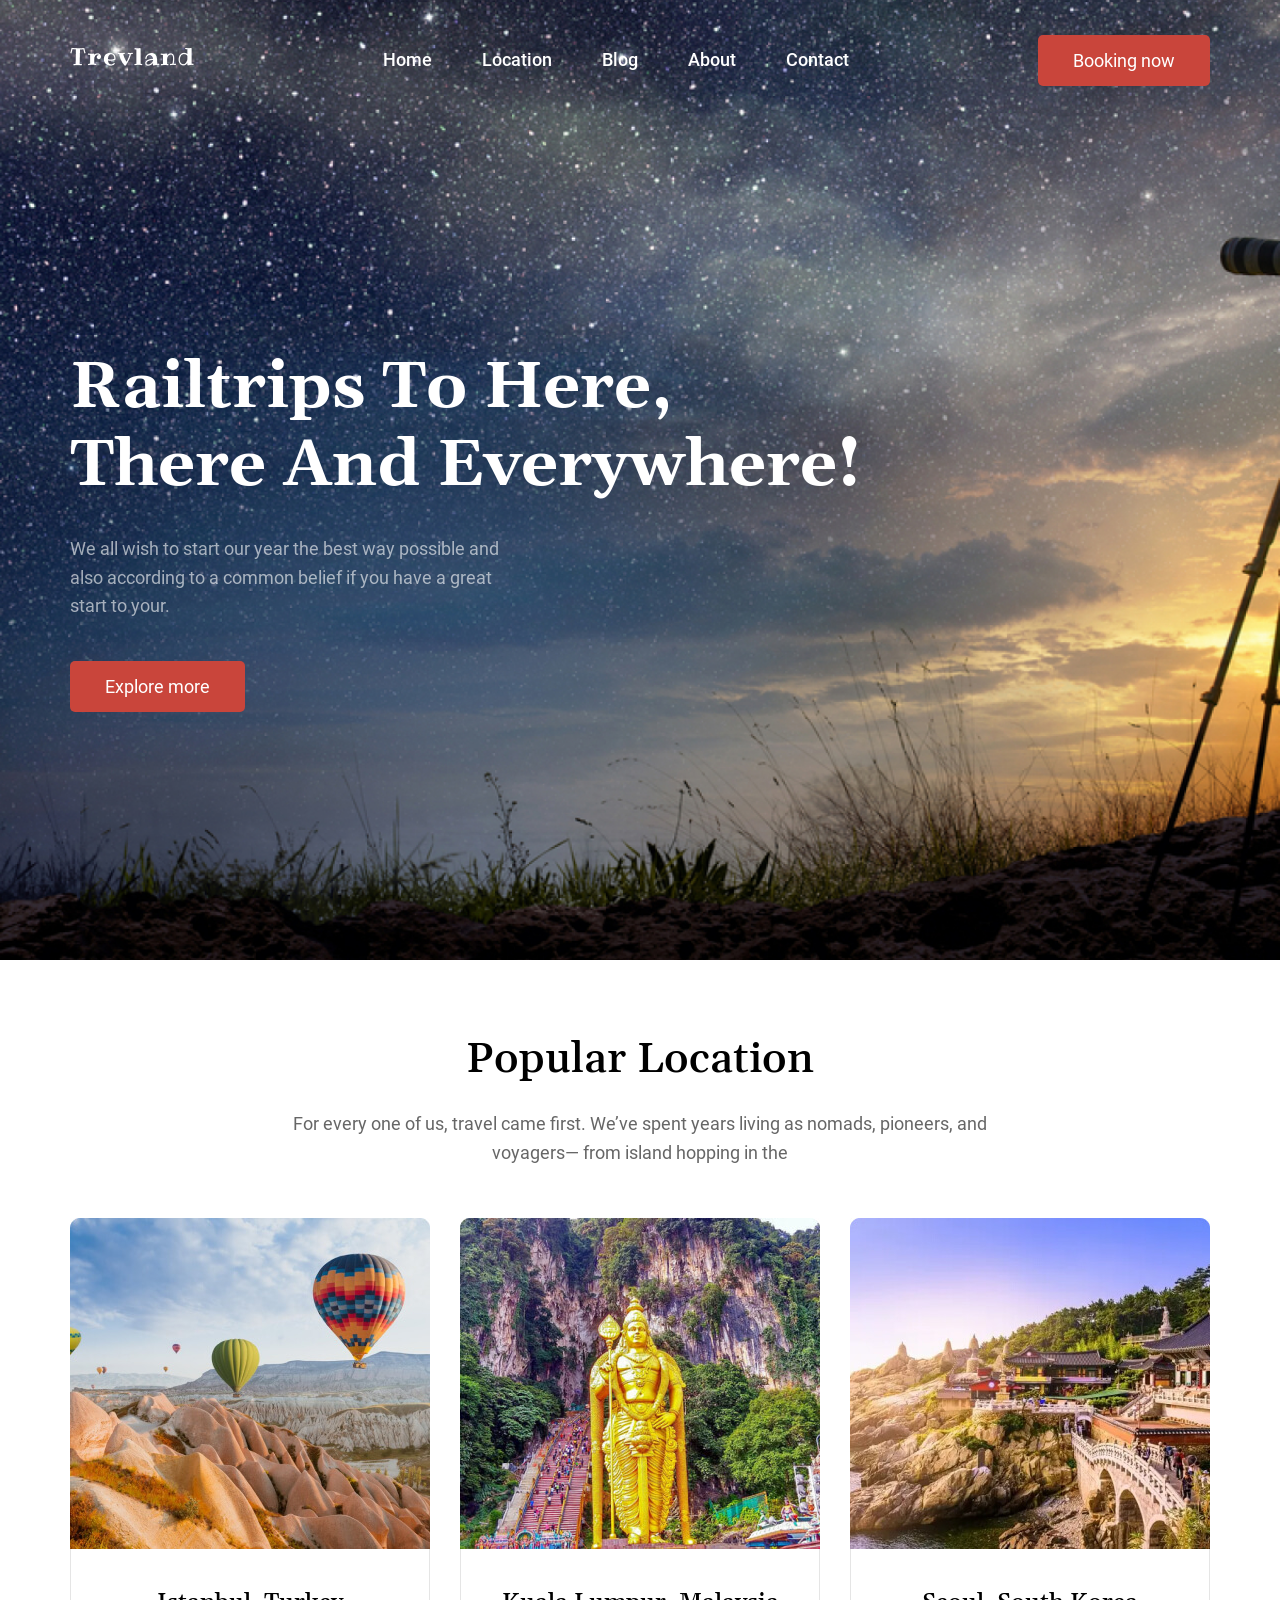
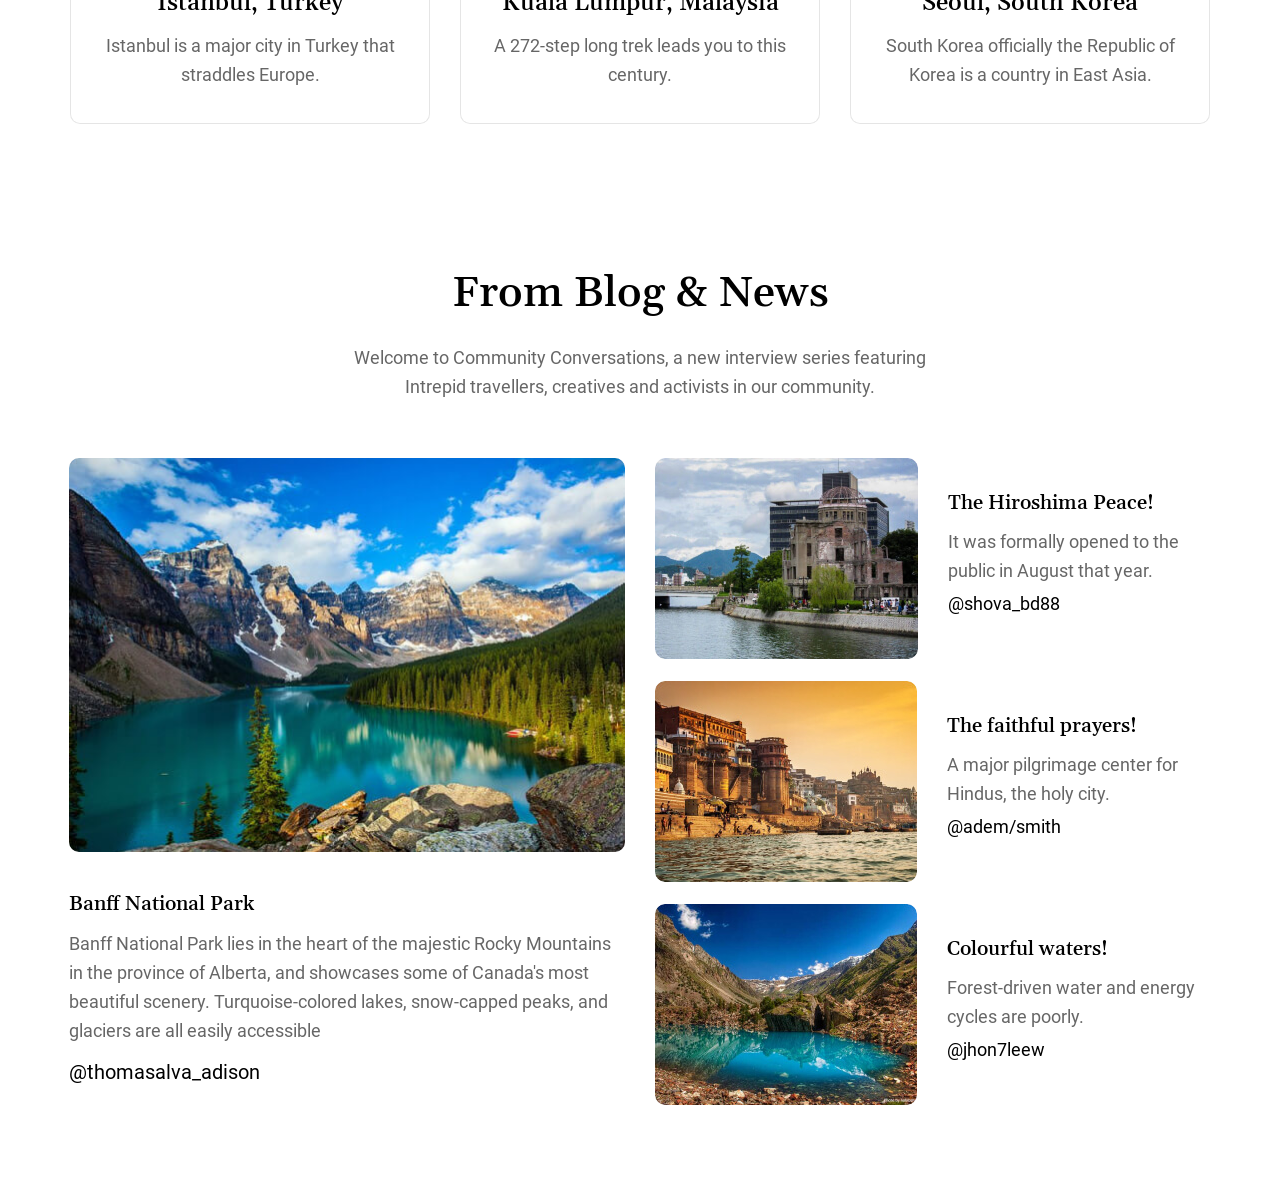
<file: index.html>
<!DOCTYPE html>
<html lang="en">

<head>
	<meta charset="utf-8">
	<meta http-equiv="X-UA-Compatible" content="IE=edge">
	<meta name="viewport" content="width=device-width, initial-scale=1.0">
	<link rel="stylesheet" type="text/css" href="./style/style.css">
	<title>Trevland</title>
</head>

<body>

	<div class="hero">
		<header class="hero__header">
			<div class="container">
				<div class="hero__header-wrap">
					<div class="hero__logo">
						<img src="./images/hero/logo.png" alt="Trevland" class="hero__logo-img">
					</div>
					<nav class="hero__nav">
						<ul class="hero__nav-list">
							<li class="hero__nav-item">
								<a href="#" class="hero__nav-link">Home</a>
							</li>
							<li class="hero__nav-item">
								<a href="#" class="hero__nav-link">Location</a>
							</li>
							<li class="hero__nav-item">
								<a href="#" class="hero__nav-link">Blog</a>
							</li>
							<li class="hero__nav-item">
								<a href="#" class="hero__nav-link">About</a>
							</li>
							<li class="hero__nav-item">
								<a href="#" class="hero__nav-link">Contact</a>
							</li>
						</ul>
					</nav>
					<div class="hero__btn">
						<a href="#" class="btn">Booking now</a>
					</div>
				</div>
			</div>
		</header>
		<div class="hero__body">
			<div class="container">
				<div class="hero__body-wrap">
					<div class="hero__box">
						<h1 class="hero__title">Railtrips To Here, There And Everywhere!</h1>
						<p class="hero__descr">We all wish to start our year the best way possible and also according to
							a common belief if you have a great start to your.</p>
						<div class="hero__btn">
							<a class="btn">Explore more</a>
						</div>
					</div>
				</div>
			</div>
		</div>
	</div>

	<section class="popular-location">
		<div class="container">
			<h2 class="popular-location__title">Popular Location</h2>
			<p class="popular-location__descr">For every one of us, travel came first. We’ve spent years living as
				nomads, pioneers, and voyagers— from island hopping in the</p>
			<div class="popular-location__wrap">
				<div class="popular-location__col">
					<div class="popular-location__card">
						<a href="#" class="popular-location__img-box">
							<img src="./images/popular-location/istanbul.jpg" alt="Istanbul"
								class="popular-location__img">
						</a>
						<div class="popular-location__body">
							<div class="popular-location__name">
								<a href="#" class="popular-location__name-link">Istanbul, Turkey</a>
							</div>
							<p class="popular-location__info">Istanbul is a major city in Turkey that straddles Europe.
							</p>
						</div>
					</div>
				</div>
				<div class="popular-location__col">
					<div class="popular-location__card">
						<a href="#" class="popular-location__img-box">
							<img src="./images/popular-location/kuala-lumpur.jpg" alt="Kuala Lumpur"
								class="popular-location__img">
						</a>
						<div class="popular-location__body">
							<div class="popular-location__name">
								<a href="#" class="popular-location__name-link">Kuala Lumpur, Malaysia</a>
							</div>
							<p class="popular-location__info">A 272-step long trek leads you to this century.</p>
						</div>
					</div>
				</div>
				<div class="popular-location__col">
					<div class="popular-location__card">
						<a href="#" class="popular-location__img-box">
							<img src="./images/popular-location/seoul.jpg" alt="Seoul"
								class="popular-location__img"></a>
						<div class="popular-location__body">
							<div class="popular-location__name">
								<a href="" class="popular-location__name-link">Seoul, South Korea</a>
							</div>
							<p class="popular-location__info">South Korea officially the Republic of Korea is a country
								in East Asia.</p>
						</div>
					</div>
				</div>
			</div>
		</div>
	</section>
	<div class="news">
		<div class="container">
			<h2 class="news__title">From Blog & News</h2>
			<p class="news__descr">Welcome to Community Conversations, a new interview series featuring Intrepid
				travellers, creatives and activists in our community.</p>
			<div class="news__wrap">
				<div class="news__col">
					<div class="news__card-large">
						<a href="#" class="card-large__img-box">
							<img src="./images/news/canada.jpg" alt="Canada" class="card-large__img">
						</a>
						<div class="card-large__body">
							<div class="card-large__name">
								<a href="#" class="card-large__name-link">Banff National Park</a>
							</div>
							<p class="card-large_info">Banff National Park lies in the heart of the majestic Rocky
								Mountains in the province of Alberta, and showcases some of Canada's most beautiful
								scenery. Turquoise-colored lakes, snow-capped peaks, and glaciers are all easily
								accessible </p>
							<div class="card-large__author">
								<a href="#" class="card-large__author-link">@thomasalva_adison</a>
							</div>
						</div>
					</div>
				</div>
				<div class="news__col">
					<div class="news__cards">
						<a href="#" class="cards__img-box">
							<img src="./images/news/japan.jpg" alt="Japan" class="cards__img">
						</a>
						<div class="cards__body">
							<div class="cards__name">
								<a href="#" class="cards__name-link">The Hiroshima Peace!</a>
							</div>
							<p class="cards__info">It was formally opened to the public in August that year.</p>
							<div class="cards__author">
								<a href="#" class="cards__author-link">@shova_bd88</a>
							</div>
						</div>
					</div>
					<div class="news__cards">
						<a href="#" class="cards__img-box">
							<img src="./images/news/india.jpg" alt="India" class="cards__img">
						</a>
						<div class="cards__body">
							<div class="cards__name">
								<a href="#" class="cards__name-link">The faithful prayers!</a>
							</div>
							<p class="cards__info">A major pilgrimage center for Hindus, the holy city.</p>
							<div class="cards__author">
								<a href="#" class="cards__author-link">@adem/smith</a>
							</div>
						</div>
					</div>
					<div class="news__cards">
						<a href="#" class="cards__img-box">
							<img src="./images/news/pakistan.jpg" alt="Pakistan" class="cards__img">
						</a>
						<div class="cards__body">
							<div class="cards__name">
								<a href="#" class="cards__name-link">Colourful waters!</a>
							</div>
							<p class="cards__info">Forest-driven water and energy cycles are poorly.</p>
							<div class="cards__author">
								<a href="#" class="cards__author-link">@jhon7leew</a>
							</div>
						</div>
					</div>
				</div>
			</div>
		</div>
	</div>
</body>

</html>
</file>
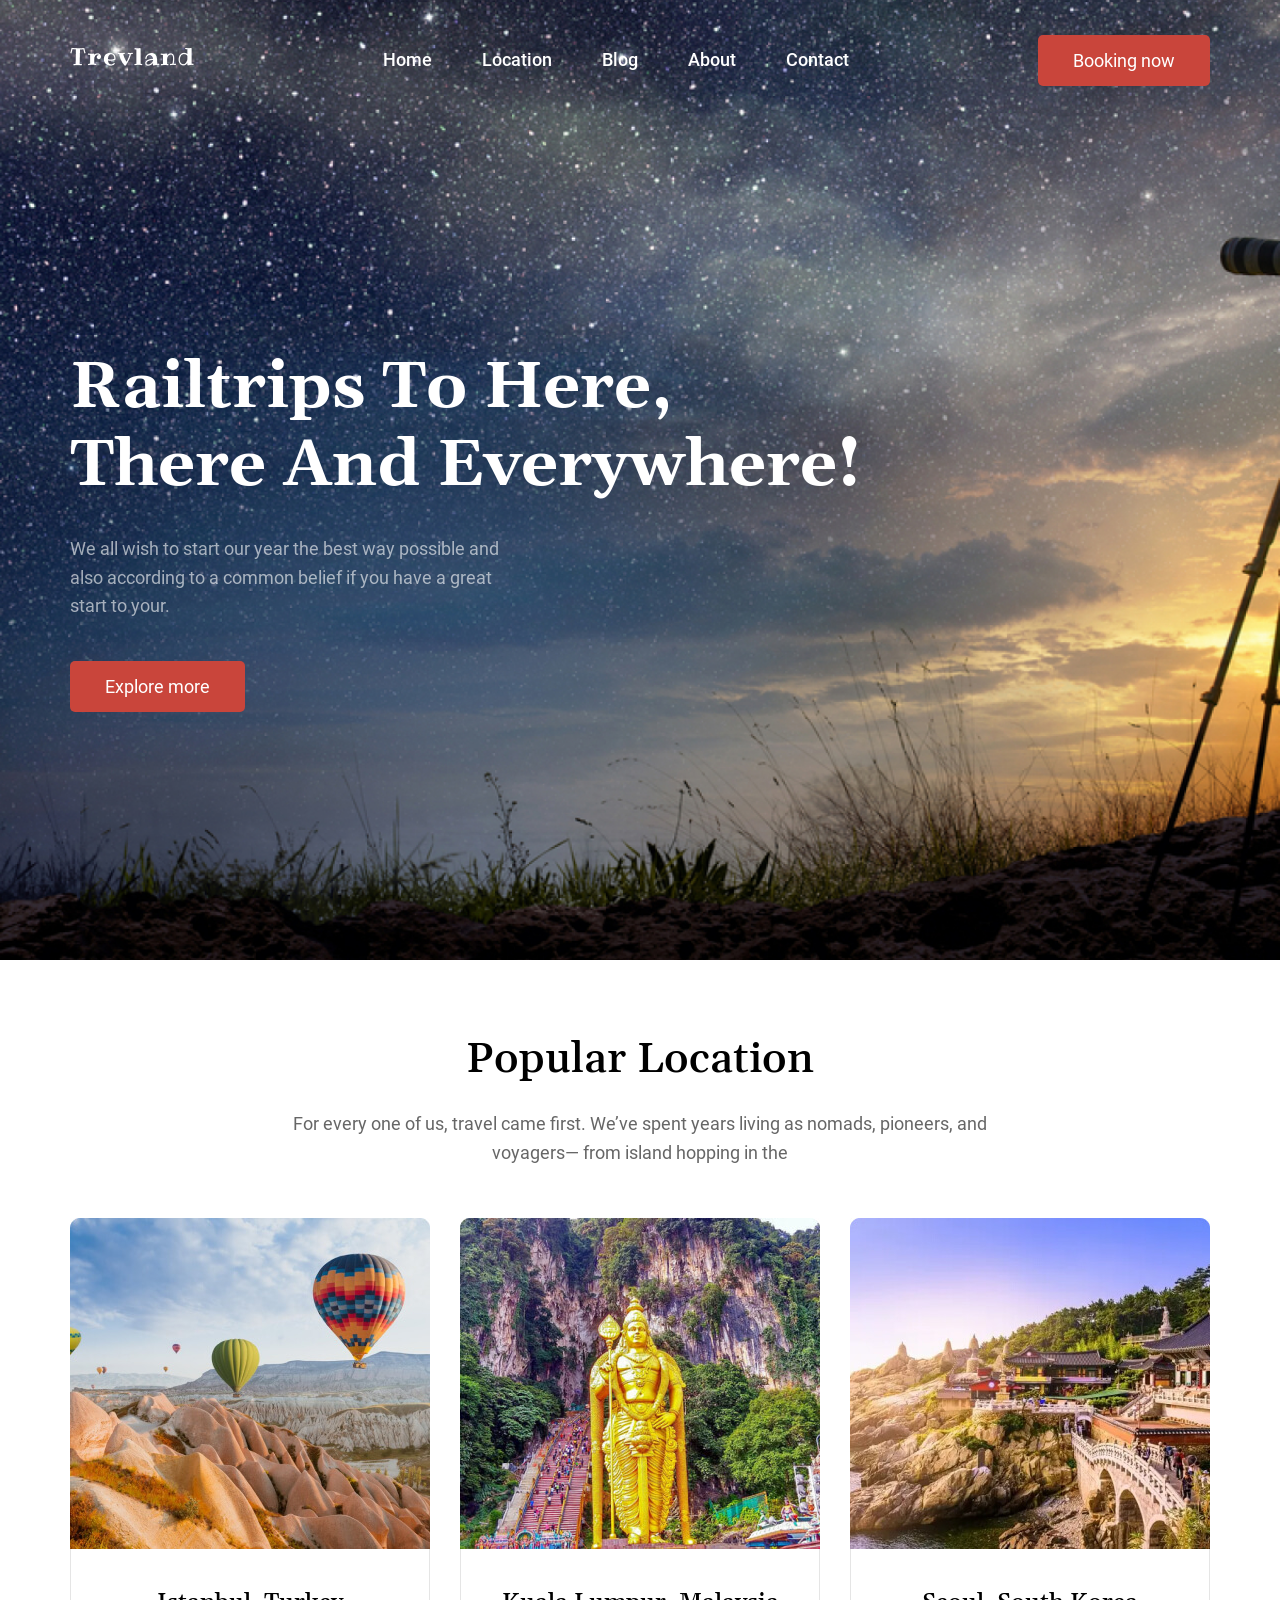
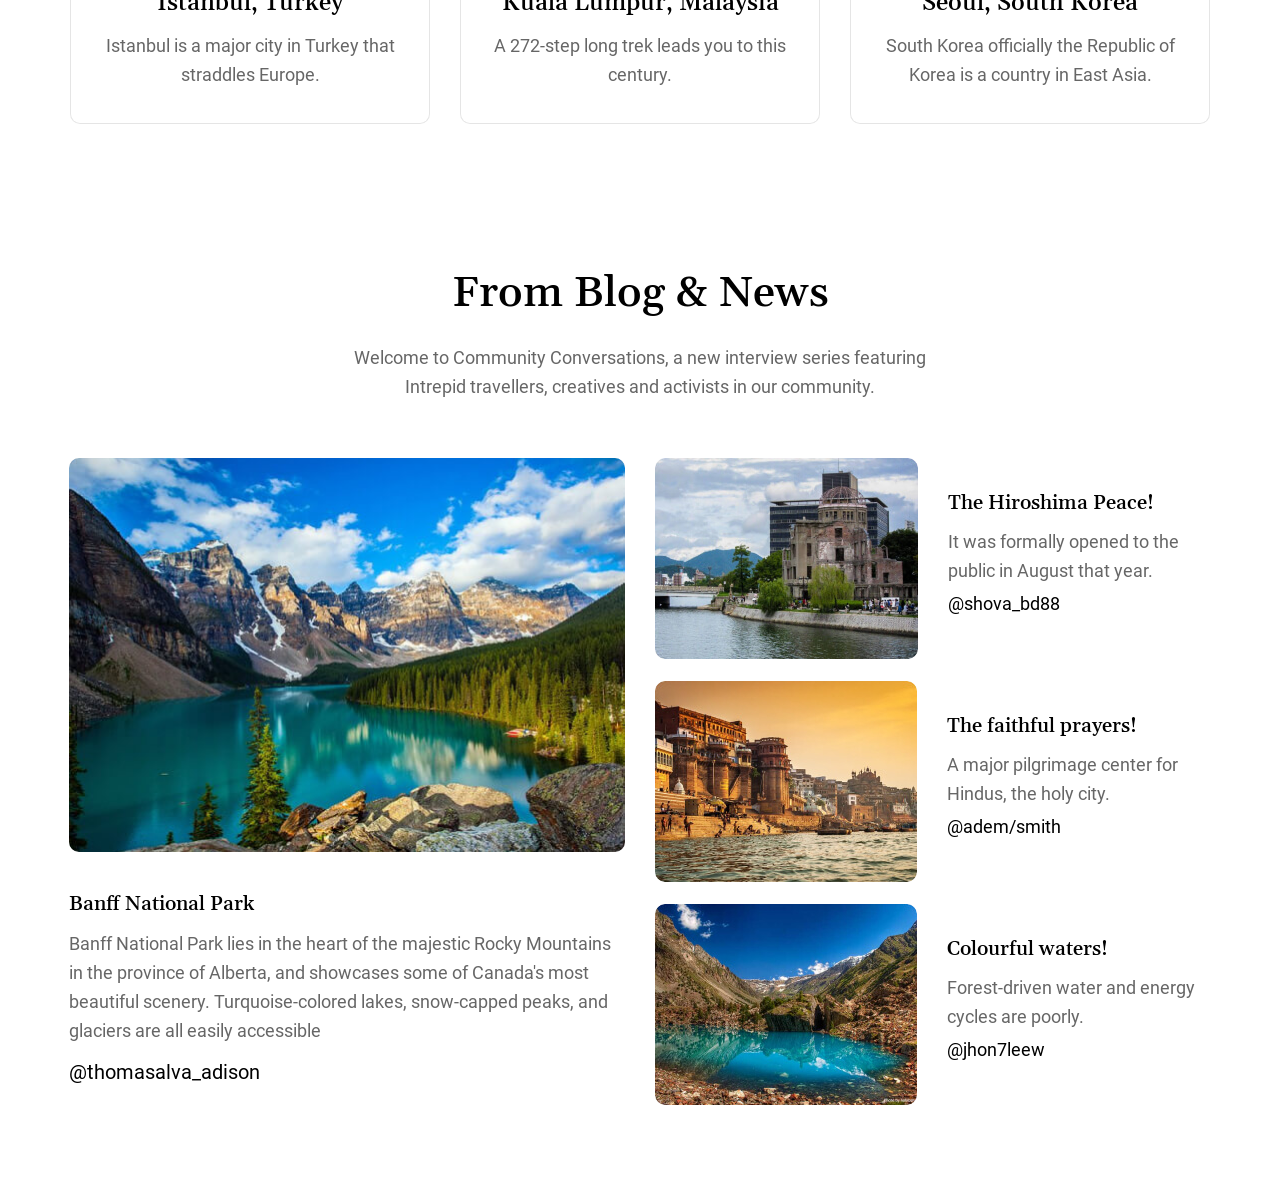
<file: index/index.html>
<!DOCTYPE html>
<html lang="en">
<head>
	<meta charset="utf-8">
	<meta http-equiv="X-UA-Compatible" content="IE=edge">
	<meta name="viewport" content="width=device-width, initial-scale=1.0">
	<link rel="stylesheet" type="text/css" href="../style/style.css">
	<title>Trevland</title>
</head>
<body>

	<div class="hero">
		<header class="hero__header">
			<div class="container">
				<div class="hero__header-wrap">
					<div class="hero__logo">
						<img src="../images/hero/logo.png" alt="Trevland" class="hero__logo-img">
					</div>
					<nav class="hero__nav">
						<ul class="hero__nav-list" >
							<li class="hero__nav-item">
								<a href="#" class="hero__nav-link">Home</a>
							</li>
							<li class="hero__nav-item">
								<a href="#" class="hero__nav-link">Location</a>
							</li>
							<li class="hero__nav-item">
								<a href="#" class="hero__nav-link">Blog</a>
							</li>
							<li class="hero__nav-item">
								<a href="#" class="hero__nav-link">About</a>
							</li>
							<li class="hero__nav-item">
								<a href="#" class="hero__nav-link">Contact</a>
							</li>
						</ul>
					</nav>
					<div class="hero__btn">
						<a href="#" class="btn">Booking now</a>
					</div>
				</div>
			</div>
		</header>
		<div class="hero__body">
			<div class="container">
				<div class="hero__body-wrap">
					<div class="hero__box" >
						<h1 class="hero__title">Railtrips To Here, There And Everywhere!</h1>
						<p class="hero__descr">We all wish to start our year the best way possible and also according to a common belief if you have a great start to your.</p>
						<div class="hero__btn">
							<a class="btn">Explore more</a>
						</div>
					</div>
				</div>
			</div>
		</div>
	</div>

	<section class="popular-location">
		<div class="container">
			<h2 class="popular-location__title">Popular Location</h2>
			<p class="popular-location__descr">For every one of us, travel came first. We’ve spent years living as nomads, pioneers, and voyagers— from island hopping in the</p>
			<div class="popular-location__wrap">
				<div class="popular-location__col">
					<div class="popular-location__card">
						<a  href="#" class="popular-location__img-box">
							<img src="../images/popular-location/istanbul.jpg" alt="Istanbul" class="popular-location__img">
						</a>
						<div class="popular-location__body">
							<div class="popular-location__name">
								<a href="#" class="popular-location__name-link">Istanbul, Turkey</a>
							</div>
							<p class="popular-location__info">Istanbul is a major city in Turkey that straddles Europe. </p>
						</div>
					</div>
				</div>
				<div class="popular-location__col">
					<div class="popular-location__card">
						<a  href="#" class="popular-location__img-box">
							<img src="../images/popular-location/kuala-lumpur.jpg" alt="Kuala Lumpur" class="popular-location__img">
						</a>
						<div class="popular-location__body">
							<div class="popular-location__name">
								<a href="#" class="popular-location__name-link">Kuala Lumpur, Malaysia</a>
							</div>
							<p class="popular-location__info">A 272-step long trek leads you to this century.</p>
						</div>
					</div>
				</div>
				<div class="popular-location__col">
					<div class="popular-location__card">
						<a  href="#" class="popular-location__img-box">
							<img src="../images/popular-location/seoul.jpg" alt="Seoul" class="popular-location__img"></a>
						<div class="popular-location__body">
							<div class="popular-location__name">
								<a href="" class="popular-location__name-link">Seoul, South Korea</a>
							</div>
							<p class="popular-location__info">South Korea officially the Republic of Korea is a country in East Asia.</p>
						</div>
					</div>
				</div>
			</div>
		</div>
	</section>
	<div class="news">
		<div class="container">
			<h2 class="news__title">From Blog & News</h2>
			<p class="news__descr">Welcome to Community Conversations, a new interview series featuring Intrepid travellers, creatives and activists in our community.</p>
			<div class="news__wrap">
				<div class="news__col">
					<div class="news__card-large">
						<a href="#" class="card-large__img-box">
							<img src="../images/news/canada.jpg" alt="Canada" class="card-large__img">
						</a>
						<div class="card-large__body">
							<div class="card-large__name">
								<a href="#" class="card-large__name-link">Banff National Park</a>
							</div>
							<p class="card-large_info">Banff National Park lies in the heart of the majestic Rocky Mountains in the province of Alberta, and showcases some of Canada's most beautiful scenery. Turquoise-colored lakes, snow-capped peaks, and glaciers are all easily accessible </p>
							<div class="card-large__author">
								<a href="#" class="card-large__author-link">@thomasalva_adison</a>
							</div>
						</div>
					</div>
				</div>
				<div class="news__col">
					<div class="news__cards">
						<a href="#" class="cards__img-box">
							<img src="../images/news/japan.jpg" alt="Japan" class="cards__img">
						</a>
						<div class="cards__body">
							<div class="cards__name">
								<a href="#" class="cards__name-link">The Hiroshima Peace!</a>
							</div>
								<p class="cards__info">It was formally opened to the public in August that year.</p>
							<div class="cards__author">
								<a href="#" class="cards__author-link">@shova_bd88</a>
							</div>
						</div>
					</div>
					<div class="news__cards">
						<a href="#" class="cards__img-box">
							<img src="../images/news/india.jpg" alt="India" class="cards__img">
						</a>
						<div class="cards__body">
							<div class="cards__name">
								<a href="#" class="cards__name-link">The faithful prayers!</a>
							</div>
							<p class="cards__info">A major pilgrimage center for Hindus, the holy city.</p>
							<div class="cards__author">
								<a href="#" class="cards__author-link">@adem/smith</a>
							</div>
						</div>
					</div>
					<div class="news__cards">
						<a href="#" class="cards__img-box">
							<img src="../images/news/pakistan.jpg" alt="Pakistan" class="cards__img">
						</a>
						<div class="cards__body">
							<div class="cards__name">
								<a href="#" class="cards__name-link">Colourful waters!</a>
							</div>
							<p class="cards__info">Forest-driven water and energy cycles are poorly.</p>
							<div class="cards__author">
								<a href="#" class="cards__author-link">@jhon7leew</a>
							</div>
						</div>
					</div>
				</div>
			</div>
		</div>
	</div>
</body>
</html>
</file>
<file: style/style.css>
@font-face {
  font-family: "Gelasio";
  src: url("../fonts/Gelasio/Gelasio-Bold.woff") format("woff");
  src: url("../fonts/Gelasio/Gelasio-Bold.woff2") format("woff2");
  font-style: normal;
  font-weight: 700;
}

@font-face {
  font-family: "Gelasio";
  src: url("../fonts/Gelasio/Gelasio-Medium.woff") format("woff");
  src: url("../fonts/Gelasio/Gelasio-Medium.woff2") format("woff2");
  font-style: normal;
  font-weight: 500;
}

@font-face {
  font-family: "Roboto";
  src: url("../fonts/Roboto/Roboto-Medium.woff") format("woff");
  src: url("../fonts/Roboto/Roboto-Medium.woff2") format("woff2");
  font-style: normal;
  font-weight: 500;
}

@font-face {
  font-family: "Roboto";
  src: url("../fonts/Roboto/Roboto-Regular.woff") format("woff");
  src: url("../fonts/Roboto/Roboto-Regular.woff2") format("woff2");
  font-style: normal;
  font-weight: 400;
}

* {
  box-sizing: border-box;
}

html,
body {
  height: 100%;
}

body {
  font-family: "Roboto", Arial, Helvetica, sans-serif;
  font-size: 18px;
  line-height: 1.6;
  font-weight: 400;
  color: rgba(0, 0, 0, 0.6);
  margin: 0;
}

h1,
h2,
h3,
h4,
h5,
h6,
p,
ul,
ol {
  margin: 0;
}

ul,
ol {
  list-style: none;
  padding: 0;
}

a {
  text-decoration: none;
  color: #000;
  transition: all 0.3s;
}

.btn {
  background-color: #c9453b;
  border-radius: 5px;
  line-height: 1.5;
  color: #fff;
  padding: 12px 35px;
  display: inline-block;
}

.btn:hover {
  background-color: #de483c;
}

.container {
  max-width: 1180px;
  margin: 0 auto;
  padding: 0 20px;
}

.hero {
  min-height: 100vh;
  background-image: url(../images/hero/hero.jpg);
  background-size: cover;
}

.hero__header {
  padding: 35px 0;
}

.hero__header-wrap {
  display: flex;
  justify-content: space-between;
  align-items: center;
}

.hero__nav-list {
  display: flex;
}

.hero__nav-item {
  padding: 0 25px;
}

.hero__nav-link {
  color: #fff;
  font-weight: 500;
  position: relative;
}

.hero__nav-link:before {
  position: absolute;
  content: " ";
  left: 0;
  bottom: -3px;
  height: 1px;
  width: 0;
  background-color: #fff;
  transition: all 0.3s;
}

.hero__nav-link:hover:before {
  width: 100%;
}

.hero__body {
  padding: 20px 0 40px;
}

.hero__body-wrap {
  min-height: calc(100vh - 121px);
  display: flex;
  align-items: center;
}
.hero__title {
  font-family: "Gelasio", Arial, Helvetica, sans-serif;
  color: #fff;
  font-size: 65px;
  font-weight: 700;
  line-height: 1.2;
  margin-bottom: 30px;
  max-width: 804px;
}

.hero__descr {
  color: rgba(255, 255, 255, 0.6);
  max-width: 458px;
  margin-bottom: 40px;
}

.popular-location {
  padding: 70px 0;
  text-align: center;
}

.popular-location__title {
  font-family: "Gelasio", Arial, Helvetica, sans-serif;
  font-size: 43px;
  font-weight: 500;
  line-height: 1.4;
  color: #000;
  margin-bottom: 20px;
}

.popular-location__descr {
  max-width: 735px;
  margin: 0 auto 50px;
}

.popular-location__wrap {
  letter-spacing: -0.36em;
  margin: 0 -15px -30px;
}

.popular-location__col {
  width: calc(100% / 3);
  display: inline-block;
  letter-spacing: normal;
  padding: 0 15px 30px;
  vertical-align: top;
}

.popular-location__card {
  border-radius: 10px;
}

.popular-location__img-box {
  display: block;
  line-height: 0;
  border-right: 10px 10px 0 0;
  overflow: hidden;
  position: relative;
  padding-bottom: 92%;
}

.popular-location__img-box:hover .popular-location__img {
  transform: scale(1.2);
}

.popular-location__img {
  width: 100%;
  height: 100%;
  object-fit: cover;
  position: absolute;
  top: 0;
  left: 0;
  transition: all 0.3s;
}

.popular-location__body {
  border: 1px solid rgba(0, 0, 0, 0.1);
  border-top: none;
  border-radius: 0 0 10px 10px;
  padding: 35px 27px 33px;
}

.popular-location__name {
  margin-bottom: 10px;
}

.popular-location__name-link {
  font-family: "Gelasio", Arial, Helvetica, sans-serif;
  font-weight: 500;
  font-size: 24px;
  line-height: 1.5s;
}

.popular-location__name-link:hover {
  color: #c9453b;
}

.news {
  padding: 70px 0;
  text-align: left;
}

.news__title {
  font-family: "Gelasio", Arial, Helvetica, sans-serif;
  font-size: 43px;
  font-weight: 500;
  line-height: 1.4;
  color: #000;
  text-align: center;
  margin-bottom: 20px;
}

.news__descr {
  text-align: center;
  max-width: 581px;
  margin: 0 auto 56px;
}

.news__wrap {
  letter-spacing: -0.36em;
  margin: 0 -16px -32px;
}

.news__col {
  width: calc(100% / 2);
  display: inline-block;
  letter-spacing: normal;
  padding: 0 15px 32px;
  vertical-align: top;
}

.news__card-large {
  border-radius: 10px;
}

.card-large__img-box {
  display: block;
  line-height: 0;
  border-radius: 10px;
  overflow: hidden;
  position: relative;
  padding-bottom: 71%;
}

.card-large__img-box:hover .card-large__img {
  transform: scale(1.2);
}

.card-large__img {
  width: 100%;
  height: 100%;
  object-fit: cover;
  position: absolute;
  top: 0;
  left: 0;
  transition: all 0.3s;
  margin-bottom: 35px;
}

.card-large__body {
  padding: 35px 0 0 0;
}

.card-large__name {
  font-size: 20px;
  margin-bottom: 10px;
}

.card-large__name-link {
  font-family: "Gelasio", Arial, Helvetica, sans-serif;
  font-weight: 500;
  font-size: 20px;
  line-height: 1.6;
}

.card-large__name-link:hover {
  color: #c9453b;
}

.card-large_info {
  margin-bottom: 10px;
  line-height: 28.8px;
}

.card-large__author {
  font-size: 20px;
}

.card-large__author-link:hover {
  color: #c9453b;
}

.news__cards {
  padding: 0 0 22px 0;
  display: flex;
}

.cards__img-box {
  display: inline-block;
  line-height: 0;
  border-radius: 10px;
  overflow: hidden;
  max-width: 263px;
  max-height: 201px;
}

.cards__img-box:hover .cards__img {
  transform: scale(1.2);
}

.cards__img {
  display: inline-block;
  width: 100%;
  height: auto;
  object-fit: cover;
  transition: all 0.3s;
}

.cards__body {
  width: 50%;
  padding: 30px 0 0 30px;
  align-items: center;
  vertical-align: middle;
  display: block;
}

.cards__name {
  margin-bottom: 10px;
  display: inline-block;
}

.cards__name-link {
  font-family: "Gelasio", Arial, Helvetica, sans-serif;
  font-weight: 500;
  font-size: 20px;
  line-height: 1.5;
  display: inline-block;
}

.cards__name-link:hover {
  color: #c9453b;
}

.cards__info {
  margin-bottom: 5px;
  display: inline-block;
}

.cards__author {
  display: inline-block;
}

.cards__author-link:hover {
  color: #c9453b;
}
</file>
